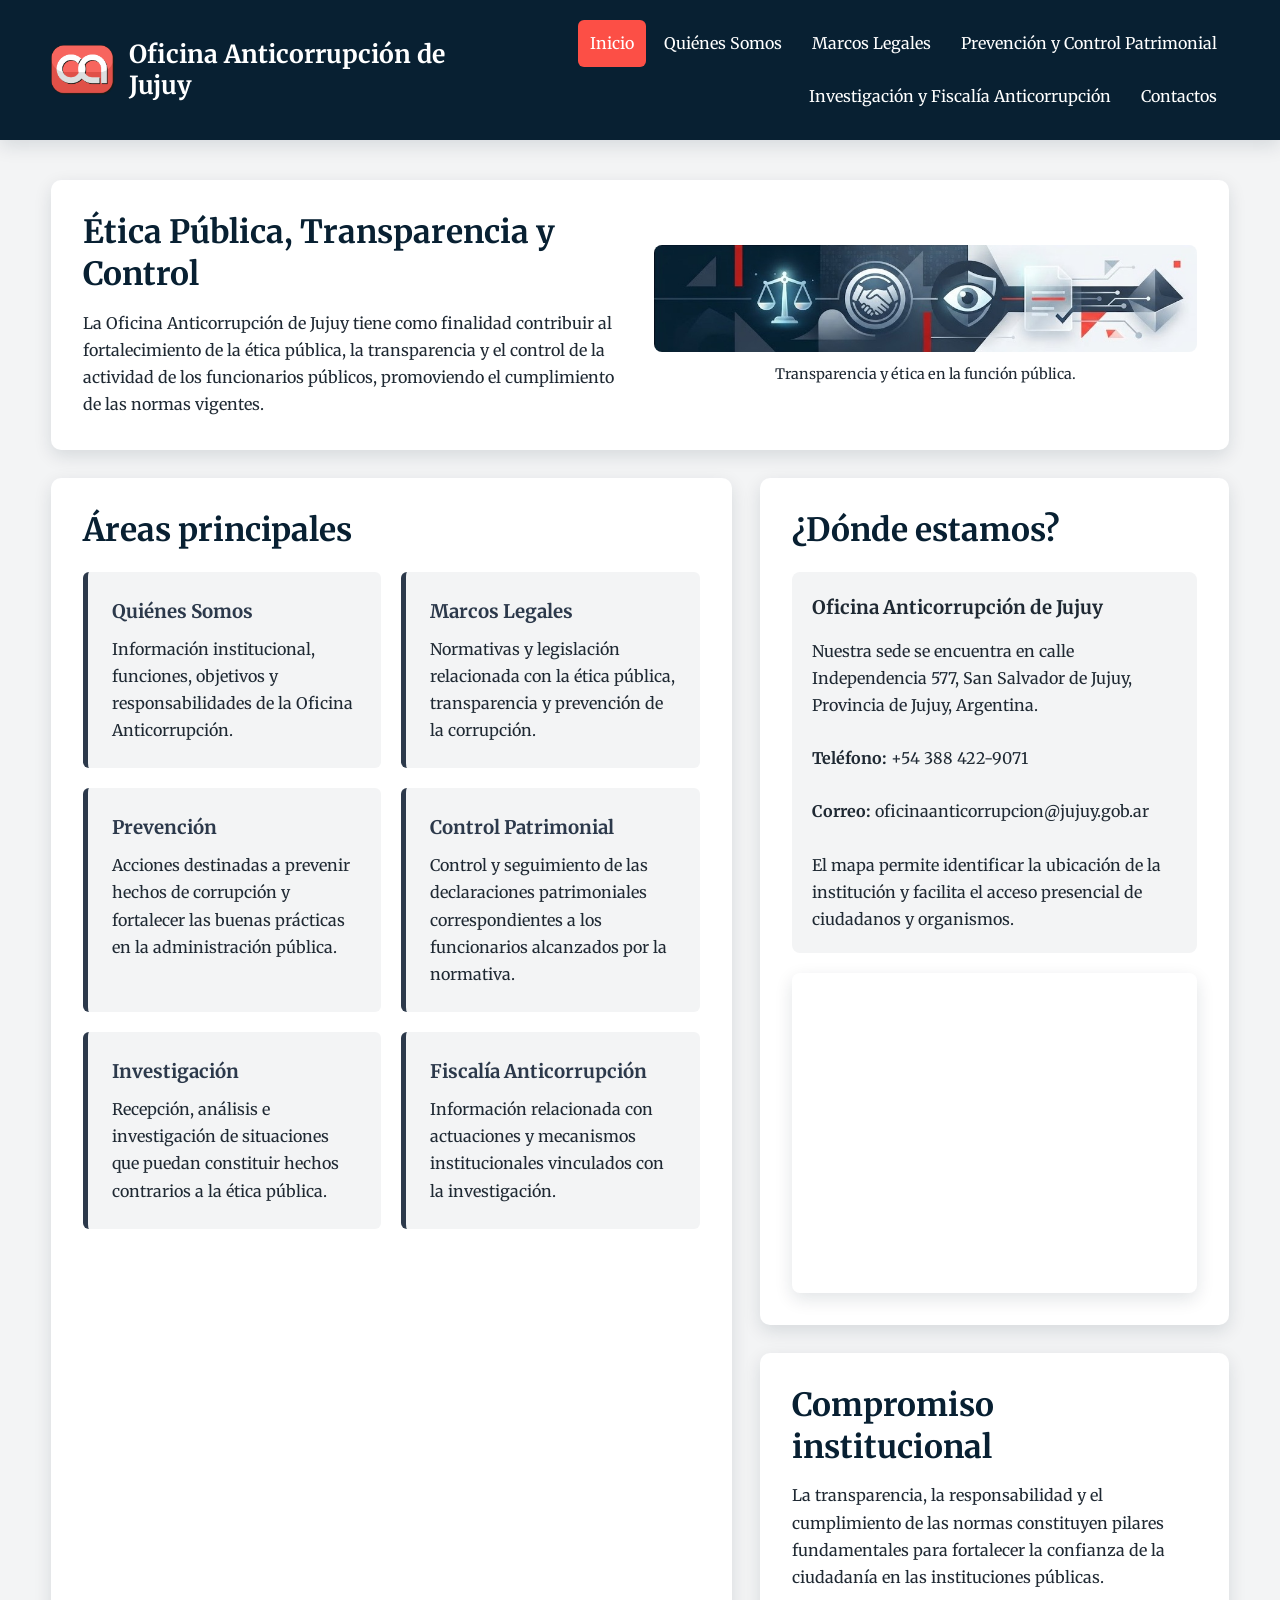
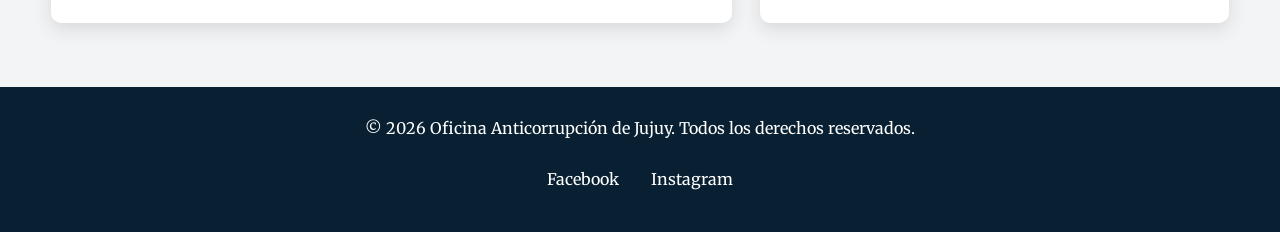
<file: index.html>
<!doctype html>
<html lang="es">
  <head>
    <meta charset="UTF-8" />
    <meta name="viewport" content="width=device-width, initial-scale=1.0" />
    <meta
      name="description"
      content="Oficina Anticorrupción de Jujuy - Ética Pública, Transparencia y Control"
    />
    <title>Inicio | Oficina Anticorrupción de Jujuy</title>
    <link rel="stylesheet" href="./styles/styles.css" />
  </head>

  <body>
    <header>
      <div class="navbar">
        <div class="brand">
          <img
            src="./images/logo.png"
            width="90"
            height="auto"
            alt="Logo de la Oficina Anticorrupción de Jujuy"
            class="logo"
          />
          <h1>Oficina Anticorrupción de Jujuy</h1>
        </div>

        <nav aria-label="Navegación principal">
          <ul>
            <li><a href="index.html" aria-current="page">Inicio</a></li>
            <li><a href="pages/quienes-somos.html">Quiénes Somos</a></li>
            <li><a href="pages/marcos-legales.html">Marcos Legales</a></li>
            <li><a href="pages/prevencion-control.html">Prevención y Control Patrimonial</a></li>
            <li><a href="pages/investigacion-fiscalia.html">Investigación y Fiscalía Anticorrupción</a></li>
            <li><a href="pages/contactos.html">Contactos</a></li>
          </ul>
        </nav>
      </div>
    </header>

    <main class="home-layout">
      <section class="home-hero">
        <div>
          <h2>Ética Pública, Transparencia y Control</h2>
          <p>
            La Oficina Anticorrupción de Jujuy tiene como finalidad contribuir al
            fortalecimiento de la ética pública, la transparencia y el control de
            la actividad de los funcionarios públicos, promoviendo el cumplimiento
            de las normas vigentes.
          </p>
        </div>

        <figure>
          <img
            src="./images/oficina-anticorrupcion.jpg"
            alt="Imagen representativa de transparencia y gestión pública"
          />
          <figcaption>Transparencia y ética en la función pública.</figcaption>
        </figure>
      </section>

      <section class="home-areas">
        <h2>Áreas principales</h2>

        <div class="areas-grid">
          <article>
            <h3>Quiénes Somos</h3>
            <p>Información institucional, funciones, objetivos y responsabilidades de la Oficina Anticorrupción.</p>
          </article>

          <article>
            <h3>Marcos Legales</h3>
            <p>Normativas y legislación relacionada con la ética pública, transparencia y prevención de la corrupción.</p>
          </article>

          <article>
            <h3>Prevención</h3>
            <p>Acciones destinadas a prevenir hechos de corrupción y fortalecer las buenas prácticas en la administración pública.</p>
          </article>

          <article>
            <h3>Control Patrimonial</h3>
            <p>Control y seguimiento de las declaraciones patrimoniales correspondientes a los funcionarios alcanzados por la normativa.</p>
          </article>

          <article>
            <h3>Investigación</h3>
            <p>Recepción, análisis e investigación de situaciones que puedan constituir hechos contrarios a la ética pública.</p>
          </article>

          <article>
            <h3>Fiscalía Anticorrupción</h3>
            <p>Información relacionada con actuaciones y mecanismos institucionales vinculados con la investigación.</p>
          </article>
        </div>
      </section>

      <section class="home-location">
        <h2>¿Dónde estamos?</h2>

        <div class="location-grid">
          <div class="location-info">
            <h3>Oficina Anticorrupción de Jujuy</h3>
            <p>
              Nuestra sede se encuentra en calle Independencia 577, San Salvador
              de Jujuy, Provincia de Jujuy, Argentina.
            </p>
            <p><strong>Teléfono:</strong> +54 388 422-9071</p>
            <p><strong>Correo:</strong> oficinaanticorrupcion@jujuy.gob.ar</p>
            <p>
              El mapa permite identificar la ubicación de la institución y
              facilita el acceso presencial de ciudadanos y organismos.
            </p>
          </div>

          <div class="map-container">
            <iframe
              src="https://www.google.com/maps?q=Oficina%20Anticorrupci%C3%B3n%20Jujuy%2C%20Independencia%20577%2C%20San%20Salvador%20de%20Jujuy&output=embed"
              title="Mapa de ubicación de la Oficina Anticorrupción de Jujuy"
              loading="lazy"
              referrerpolicy="no-referrer-when-downgrade"
            ></iframe>
          </div>
        </div>
      </section>

      <section class="home-commitment">
        <h2>Compromiso institucional</h2>
        <p>
          La transparencia, la responsabilidad y el cumplimiento de las normas
          constituyen pilares fundamentales para fortalecer la confianza de la
          ciudadanía en las instituciones públicas.
        </p>
      </section>
    </main>

    <footer>
      <p>&copy; <span data-current-year>2026</span> Oficina Anticorrupción de Jujuy. Todos los derechos reservados.</p>
      <nav aria-label="Redes sociales">
        <ul>
          <li><a href="https://www.facebook.com/anticorrupjujuy" aria-label="Facebook">Facebook</a></li>
          <li><a href="https://www.instagram.com/anticorrupjujuy" aria-label="Instagram">Instagram</a></li>
        </ul>
      </nav>
    </footer>

    <script src="./scripts/script.js"></script>
  </body>
</html>
</file>
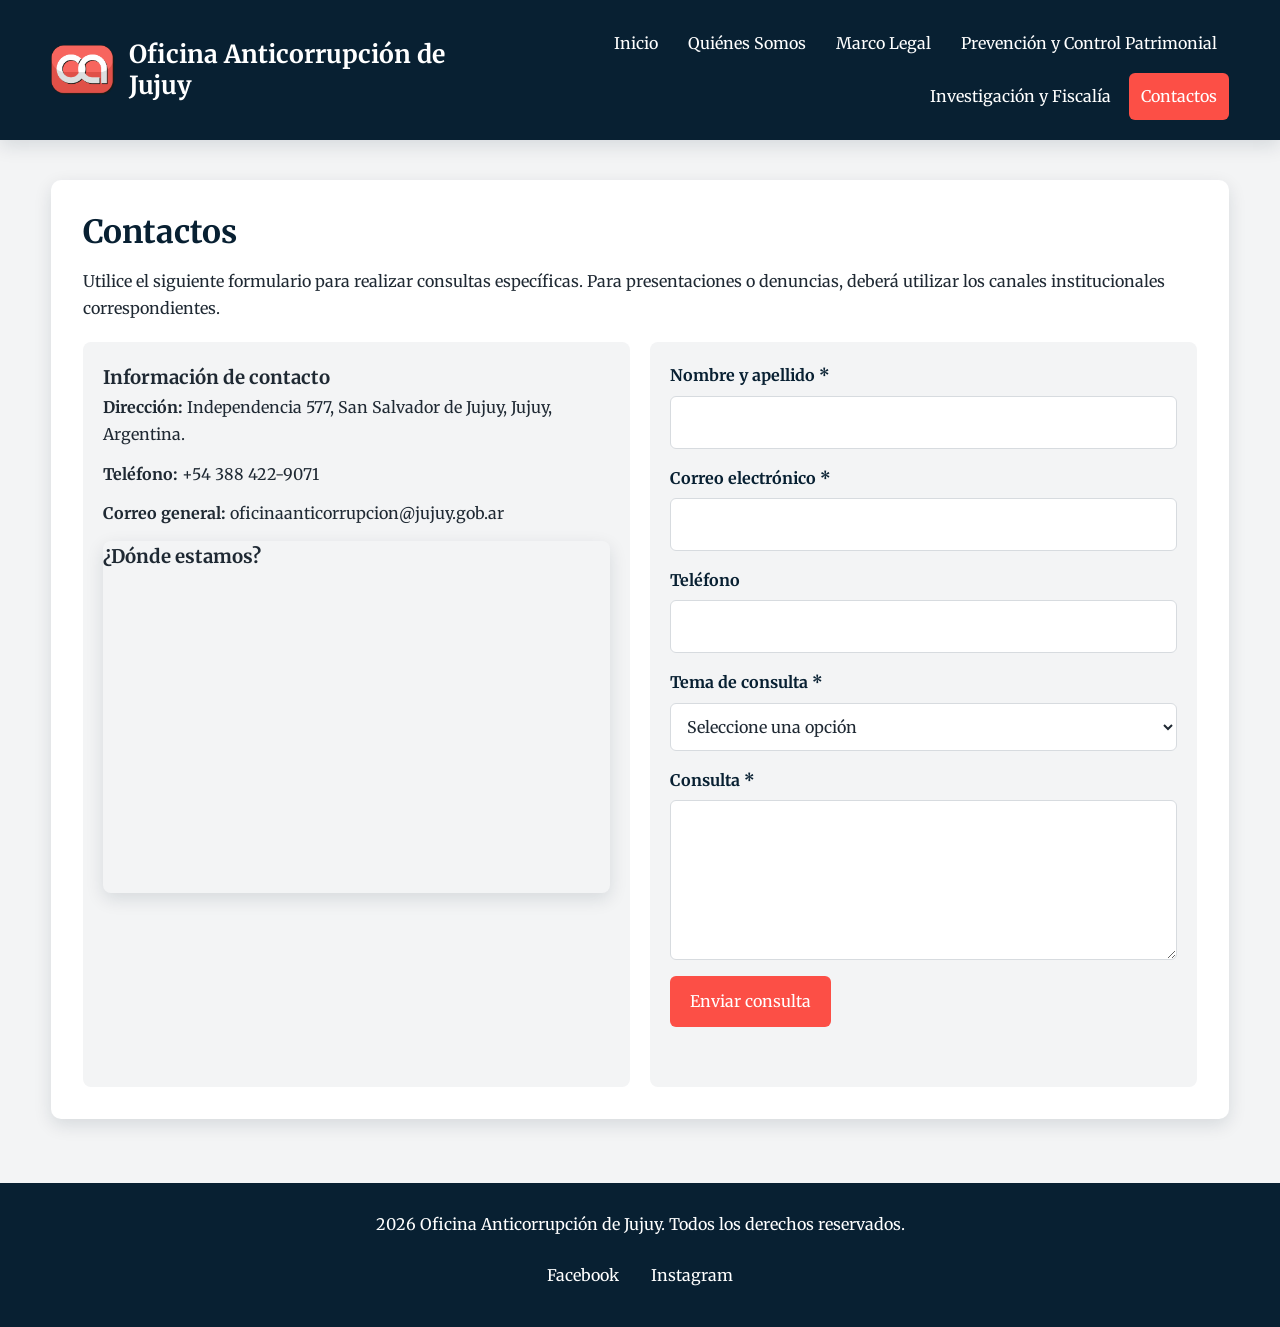
<file: pages/contactos.html>
<!doctype html>
<html lang="es">
  <head>
    <meta charset="UTF-8" />
    <meta name="viewport" content="width=device-width, initial-scale=1.0" />
    <meta
      name="description"
      content="Contactos - Oficina Anticorrupción de Jujuy"
    />
    <title>Contactos | Oficina Anticorrupción de Jujuy</title>
    <link rel="stylesheet" href="../styles/styles.css" />
  </head>

  <body>
    <header>
      <div class="navbar">
        <div class="brand">
          <img
            src="../images/logo.png"
            width="90"
            height="auto"
            alt="Logo de la Oficina Anticorrupción de Jujuy"
            class="logo"
          />
          <h1>Oficina Anticorrupción de Jujuy</h1>
        </div>
        <nav aria-label="Navegación principal">
          <ul>
            <li><a href="../index.html">Inicio</a></li>
            <li><a href="./quienes-somos.html">Quiénes Somos</a></li>
            <li><a href="./marcos-legales.html">Marco Legal</a></li>
            <li>
              <a href="./prevencion-control.html"
                >Prevención y Control Patrimonial</a
              >
            </li>
            <li>
              <a href="./investigacion-fiscalia.html"
                >Investigación y Fiscalía</a
              >
            </li>
            <li><a href="./contactos.html">Contactos</a></li>
          </ul>
        </nav>
      </div>
    </header>

    <main>
      <section>
        <h2>Contactos</h2>
        <p>
          Utilice el siguiente formulario para realizar consultas específicas.
          Para presentaciones o denuncias, deberá utilizar los canales
          institucionales correspondientes.
        </p>

        <div class="contact-grid">
          <div class="contact-info">
            <div>
              <h3>Información de contacto</h3>
              <p>
                <strong>Dirección:</strong> Independencia 577, San Salvador de
                Jujuy, Jujuy, Argentina.
              </p>
              <p><strong>Teléfono:</strong> +54 388 422-9071</p>
              <p>
                <strong>Correo general:</strong>
                oficinaanticorrupcion@jujuy.gob.ar
              </p>
            </div>
            <div class="map-container">
              <h3>¿Dónde estamos?</h3>
              <iframe
                src="https://www.google.com/maps?q=Oficina%20Anticorrupci%C3%B3n%20Jujuy%2C%20Independencia%20577%2C%20San%20Salvador%20de%20Jujuy&output=embed"
                title="Mapa de ubicación de la Oficina Anticorrupción de Jujuy"
                loading="lazy"
                referrerpolicy="no-referrer-when-downgrade"
              >
              </iframe>
            </div>
          </div>

          <form class="contact-form" action="#" method="post">
            <div class="form-group">
              <label for="nombre">Nombre y apellido *</label>
              <input
                type="text"
                id="nombre"
                name="nombre"
                required
                autocomplete="name"
              />
            </div>

            <div class="form-group">
              <label for="email">Correo electrónico *</label>
              <input
                type="email"
                id="email"
                name="email"
                required
                autocomplete="email"
              />
            </div>

            <div class="form-group">
              <label for="telefono">Teléfono</label>
              <input
                type="tel"
                id="telefono"
                name="telefono"
                autocomplete="tel"
              />
            </div>

            <div class="form-group">
              <label for="tema">Tema de consulta *</label>
              <select id="tema" name="tema" required>
                <option value="">Seleccione una opción</option>
                <option value="general">Consulta general</option>
                <option value="declaraciones-juradas">
                  Declaraciones Juradas
                </option>
                <option value="prevencion">Prevención</option>
                <option value="investigacion">Investigación</option>
                <option value="institucional">Consulta institucional</option>
                <option value="otro">Otro</option>
              </select>
            </div>

            <div class="form-group">
              <label for="mensaje">Consulta *</label>
              <textarea id="mensaje" name="mensaje" required></textarea>
            </div>

            <div>
              <input type="submit" value="Enviar consulta" />
            </div>
          </form>
        </div>
      </section>
      <!-- 
      <section>
        <h2>¿Dónde estamos?</h2>
        <div class="map-container">
          <iframe
            src="https://www.google.com/maps?q=Oficina%20Anticorrupci%C3%B3n%20Jujuy%2C%20Independencia%20577%2C%20San%20Salvador%20de%20Jujuy&output=embed"
            title="Mapa de ubicación de la Oficina Anticorrupción de Jujuy"
            loading="lazy"
            referrerpolicy="no-referrer-when-downgrade"
          >
          </iframe>
        </div>
      </section>  -->
    </main>

    <footer>
      <p>
        <span data-current-year>2026</span> Oficina Anticorrupción de Jujuy. Todos los derechos
        reservados.
      </p>

      <nav aria-label="Redes sociales">
        <ul>
          <li>
            <a
              href="https://www.facebook.com/anticorrupjujuy"
              aria-label="Facebook"
              >Facebook</a
            >
          </li>
          <li>
            <a
              href="https://www.instagram.com/anticorrupjujuy"
              aria-label="Instagram"
              >Instagram</a
            >
          </li>
        </ul>
      </nav>
    </footer>
      <script src="../scripts/script.js"></script>
  </body>
</html>
</file>
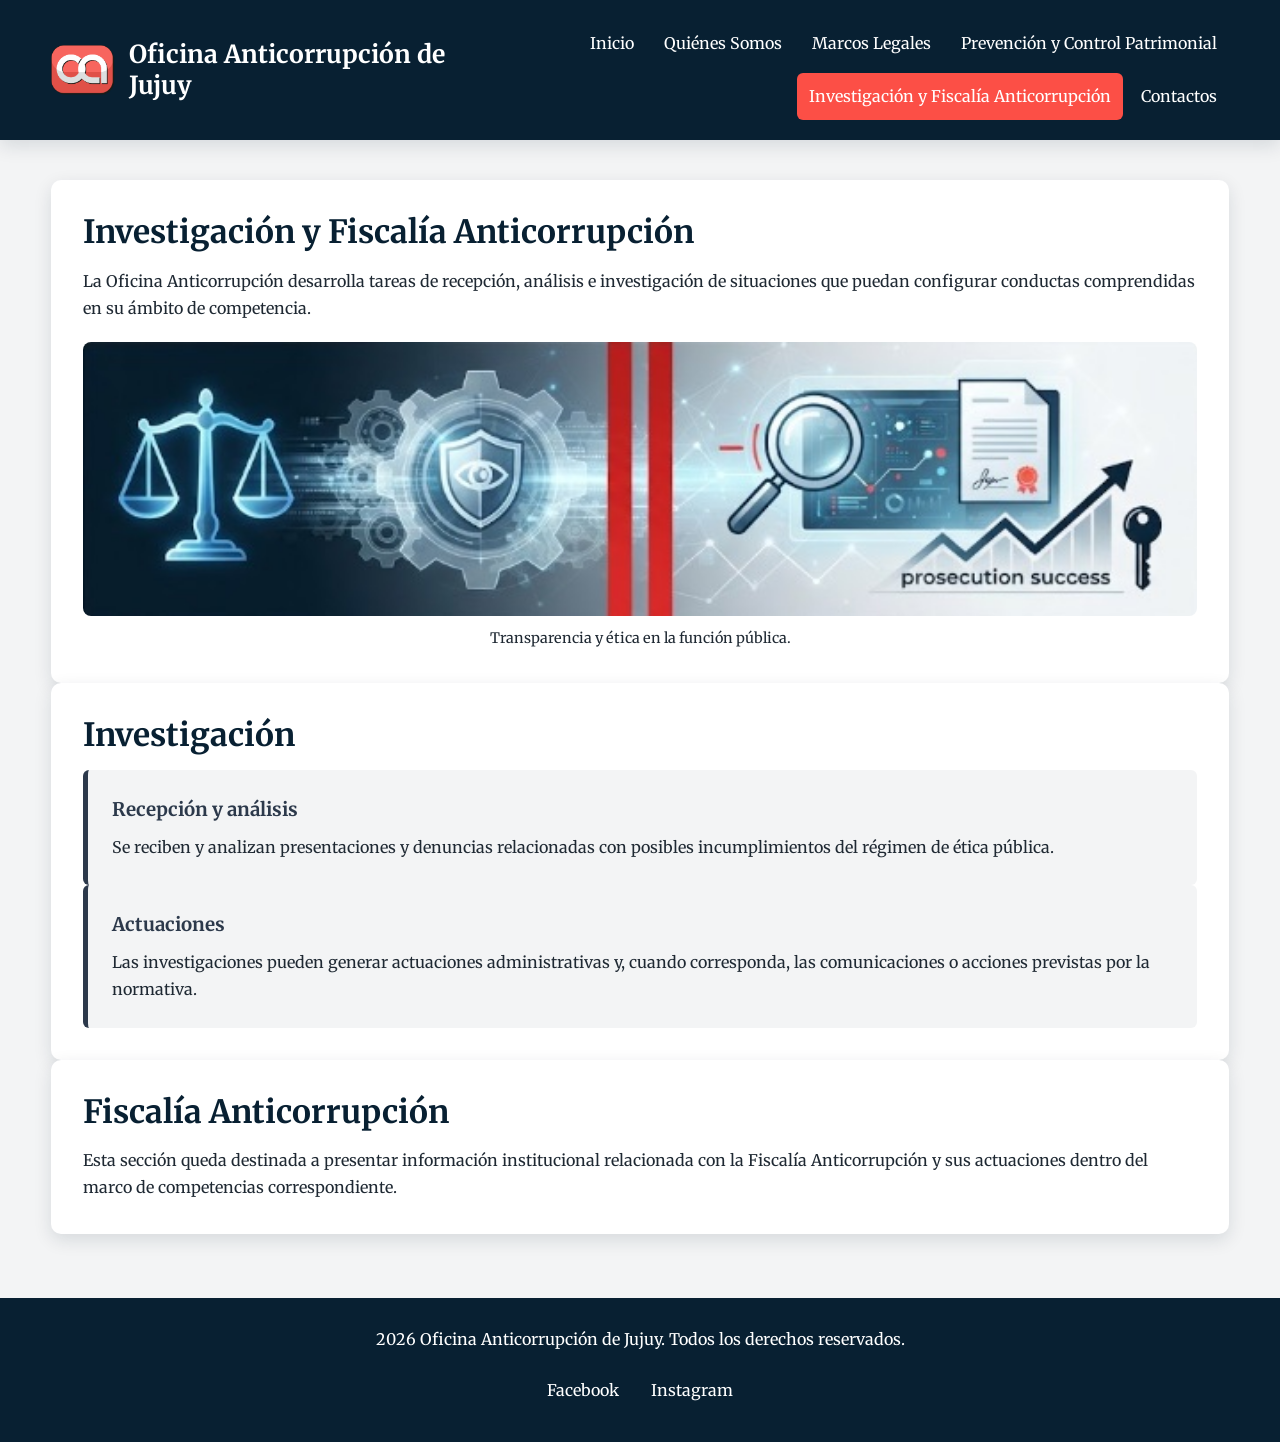
<file: pages/investigacion-fiscalia.html>
<!DOCTYPE html>
<html lang="es">
<head>
    <meta charset="UTF-8">
    <meta name="viewport" content="width=device-width, initial-scale=1.0">
    <meta name="description" content="Investigación y Fiscalía Anticorrupción - Oficina Anticorrupción de Jujuy">
    <title>Investigación y Fiscalía Anticorrupción | Oficina Anticorrupción de Jujuy</title>
    <link rel="stylesheet" href="../styles/styles.css">
</head>

<body>
    <header>
      <div class="navbar">
        <div class="brand">
          <img
            src="../images/logo.png"
            width="90"
            height="auto"
            alt="Logo de la Oficina Anticorrupción de Jujuy"
            class="logo"
          />
          <h1>Oficina Anticorrupción de Jujuy</h1>
        </div>
        <nav aria-label="Navegación principal">
          <ul>
            <li><a href="../index.html">Inicio</a></li>
            <li><a href="./quienes-somos.html">Quiénes Somos</a></li>
            <li><a href="./marcos-legales.html">Marcos Legales</a></li>
            <li>
              <a href="./prevencion-control.html"
                >Prevención y Control Patrimonial</a
              >
            </li>
            <li>
              <a href="./investigacion-fiscalia.html"
                >Investigación y Fiscalía Anticorrupción</a
              >
            </li>
            <li><a href="./contactos.html">Contactos</a></li>
          </ul>
        </nav>
      </div>
    </header>

<main>
    <section>
        <h2>Investigación y Fiscalía Anticorrupción</h2>
        <p>
            La Oficina Anticorrupción desarrolla tareas de recepción, análisis e
            investigación de situaciones que puedan configurar conductas comprendidas
            en su ámbito de competencia.
        </p>
        <figure>
          <img
            src="../images/investigacion.jpg"
            alt="Imagen representativa de transparencia y gestión pública"
          />
          <figcaption>Transparencia y ética en la función pública.</figcaption>
        </figure>
    </section>

    <section>
        <h2>Investigación</h2>
        <article>
            <h3>Recepción y análisis</h3>
            <p>
                Se reciben y analizan presentaciones y denuncias relacionadas con
                posibles incumplimientos del régimen de ética pública.
            </p>
        </article>
        <article>
            <h3>Actuaciones</h3>
            <p>
                Las investigaciones pueden generar actuaciones administrativas y,
                cuando corresponda, las comunicaciones o acciones previstas por la normativa.
            </p>
        </article>
    </section>

    <section>
        <h2>Fiscalía Anticorrupción</h2>
        <p>
            Esta sección queda destinada a presentar información institucional
            relacionada con la Fiscalía Anticorrupción y sus actuaciones dentro
            del marco de competencias correspondiente.
        </p>
    </section>
</main>

<footer>
    <p><span data-current-year>2026</span> Oficina Anticorrupción de Jujuy. Todos los derechos reservados.</p>

    <nav aria-label="Redes sociales">
        <ul>
            <li><a href="https://www.facebook.com/anticorrupjujuy" aria-label="Facebook">Facebook</a></li>
            <li><a href="https://www.instagram.com/anticorrupjujuy" aria-label="Instagram">Instagram</a></li>
        </ul>
    </nav>
</footer>
    <script src="../scripts/script.js"></script>
  </body>
</html>
</file>
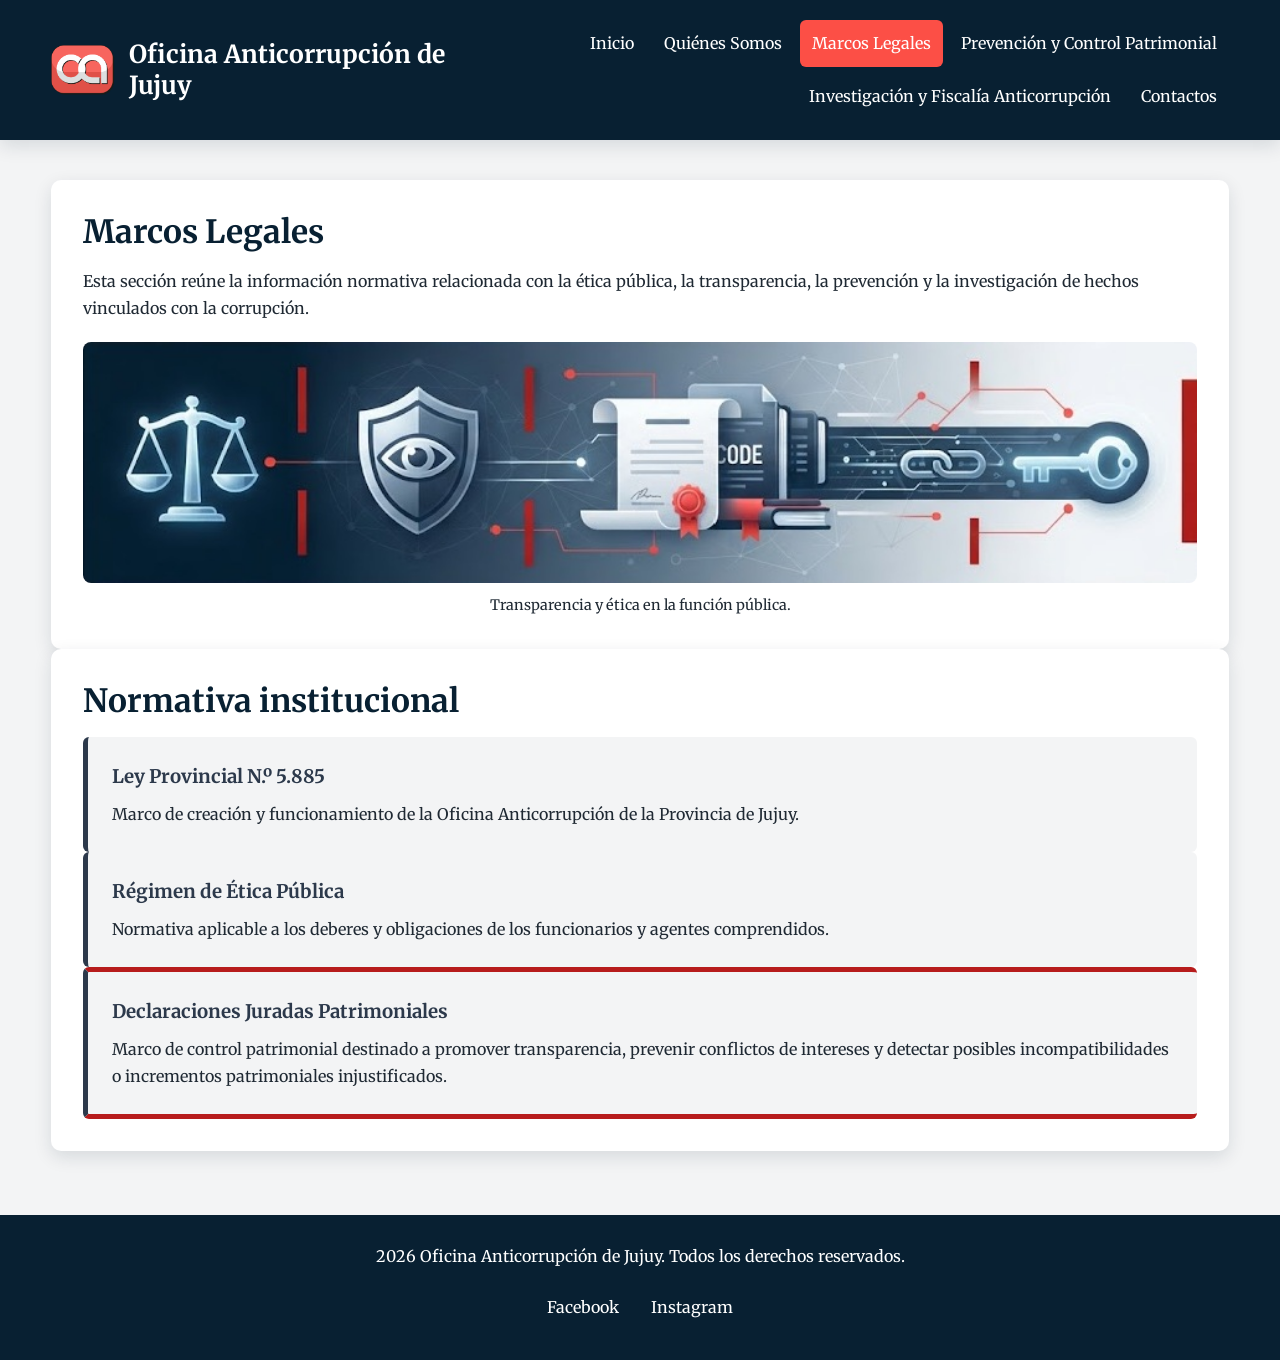
<file: pages/marcos-legales.html>
<!DOCTYPE html>
<html lang="es">
<head>
    <meta charset="UTF-8">
    <meta name="viewport" content="width=device-width, initial-scale=1.0">
    <meta name="description" content="Marcos Legales - Oficina Anticorrupción de Jujuy">
    <title>Marcos Legales | Oficina Anticorrupción de Jujuy</title>
    <link rel="stylesheet" href="../styles/styles.css">
</head>

<body>
    <header>
      <div class="navbar">
        <div class="brand">
          <img
            src="../images/logo.png"
            width="90"
            height="auto"
            alt="Logo de la Oficina Anticorrupción de Jujuy"
            class="logo"
          />
          <h1>Oficina Anticorrupción de Jujuy</h1>
        </div>
        <nav aria-label="Navegación principal">
          <ul>
            <li><a href="../index.html">Inicio</a></li>
            <li><a href="./quienes-somos.html">Quiénes Somos</a></li>
            <li><a href="./marcos-legales.html">Marcos Legales</a></li>
            <li>
              <a href="./prevencion-control.html"
                >Prevención y Control Patrimonial</a
              >
            </li>
            <li>
              <a href="./investigacion-fiscalia.html"
                >Investigación y Fiscalía Anticorrupción</a
              >
            </li>
            <li><a href="./contactos.html">Contactos</a></li>
          </ul>
        </nav>
      </div>
    </header>

<main>
    <section>
        <h2>Marcos Legales</h2>
        <p>
            Esta sección reúne la información normativa relacionada con la ética
            pública, la transparencia, la prevención y la investigación de hechos
            vinculados con la corrupción.
        </p>
        <figure>
          <img
            src="../images/marco-legal.jpg"
            alt="Imagen representativa de transparencia y gestión pública"
          />
          <figcaption>Transparencia y ética en la función pública.</figcaption>
        </figure>
    </section>
    
    <section>
        <h2>Normativa institucional</h2>
        <article>
            <h3>Ley Provincial N.º 5.885</h3>
            <p>Marco de creación y funcionamiento de la Oficina Anticorrupción de la Provincia de Jujuy.</p>
        </article>
        <article>
            <h3>Régimen de Ética Pública</h3>
            <p>Normativa aplicable a los deberes y obligaciones de los funcionarios y agentes comprendidos.</p>
        </article>
        <article class="ddjj-bar">
            <h3>Declaraciones Juradas Patrimoniales</h3>
            <p>
                Marco de control patrimonial destinado a promover transparencia,
                prevenir conflictos de intereses y detectar posibles
                incompatibilidades o incrementos patrimoniales injustificados.
            </p>
        </article>
    </section>
</main>

<footer>
    <p><span data-current-year>2026</span> Oficina Anticorrupción de Jujuy. Todos los derechos reservados.</p>

    <nav aria-label="Redes sociales">
        <ul>
            <li><a href="https://www.facebook.com/anticorrupjujuy" aria-label="Facebook">Facebook</a></li>
            <li><a href="https://www.instagram.com/anticorrupjujuy" aria-label="Instagram">Instagram</a></li>
        </ul>
    </nav>
</footer>
    <script src="../scripts/script.js"></script>
  </body>
</html>
</file>
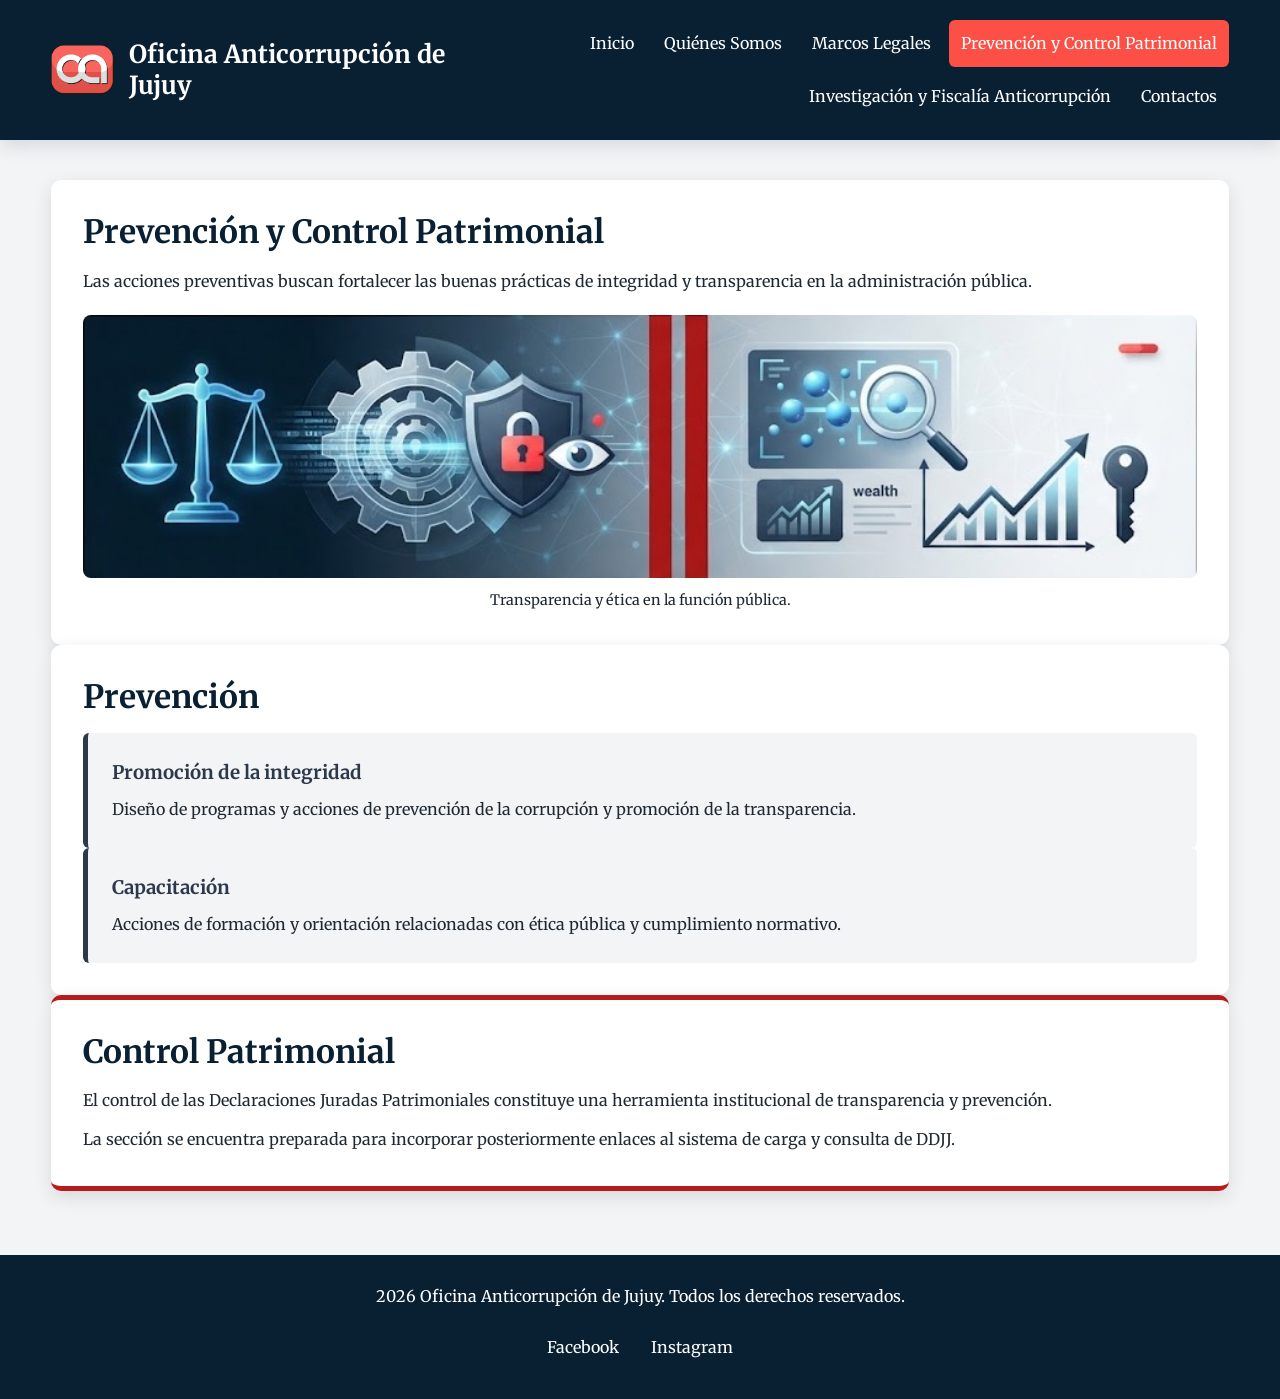
<file: pages/prevencion-control.html>
<!doctype html>
<html lang="es">
  <head>
    <meta charset="UTF-8" />
    <meta name="viewport" content="width=device-width, initial-scale=1.0" />
    <meta
      name="description"
      content="Prevención y Control Patrimonial - Oficina Anticorrupción de Jujuy"
    />
    <title>
      Prevención y Control Patrimonial | Oficina Anticorrupción de Jujuy
    </title>
    <link rel="stylesheet" href="../styles/styles.css" />
  </head>

  <body>
    <header>
      <div class="navbar">
        <div class="brand">
          <img
            src="../images/logo.png"
            width="90"
            height="auto"
            alt="Logo de la Oficina Anticorrupción de Jujuy"
            class="logo"
          />
          <h1>Oficina Anticorrupción de Jujuy</h1>
        </div>
        <nav aria-label="Navegación principal">
          <ul>
            <li><a href="../index.html">Inicio</a></li>
            <li><a href="./quienes-somos.html">Quiénes Somos</a></li>
            <li><a href="./marcos-legales.html">Marcos Legales</a></li>
            <li>
              <a href="./prevencion-control.html"
                >Prevención y Control Patrimonial</a
              >
            </li>
            <li>
              <a href="./investigacion-fiscalia.html"
                >Investigación y Fiscalía Anticorrupción</a
              >
            </li>
            <li><a href="./contactos.html">Contactos</a></li>
          </ul>
        </nav>
      </div>
    </header>

    <main>
      <section>
        <h2>Prevención y Control Patrimonial</h2>
        <p>
          Las acciones preventivas buscan fortalecer las buenas prácticas de
          integridad y transparencia en la administración pública.
        </p>
        <figure>
          <img
            src="../images/prevencion.jpg"
            alt="Imagen representativa de transparencia y gestión pública"
          />
          <figcaption>Transparencia y ética en la función pública.</figcaption>
        </figure>
      </section>

      <section>
        <h2>Prevención</h2>
        <article>
          <h3>Promoción de la integridad</h3>
          <p>
            Diseño de programas y acciones de prevención de la corrupción y
            promoción de la transparencia.
          </p>
        </article>
        <article>
          <h3>Capacitación</h3>
          <p>
            Acciones de formación y orientación relacionadas con ética pública y
            cumplimiento normativo.
          </p>
        </article>
      </section>

      <section class="ddjj-bar">
        <h2>Control Patrimonial</h2>
        <p>
          El control de las Declaraciones Juradas Patrimoniales constituye una
          herramienta institucional de transparencia y prevención.
        </p>
        <p>
          La sección se encuentra preparada para incorporar posteriormente
          enlaces al sistema de carga y consulta de DDJJ.
        </p>
      </section>
    </main>

    <footer>
      <p>
        <span data-current-year>2026</span> Oficina Anticorrupción de Jujuy. Todos los derechos
        reservados.
      </p>

      <nav aria-label="Redes sociales">
        <ul>
          <li>
            <a
              href="https://www.facebook.com/anticorrupjujuy"
              aria-label="Facebook"
              >Facebook</a
            >
          </li>
          <li>
            <a
              href="https://www.instagram.com/anticorrupjujuy"
              aria-label="Instagram"
              >Instagram</a
            >
          </li>
        </ul>
      </nav>
    </footer>
      <script src="../scripts/script.js"></script>
  </body>
</html>
</file>
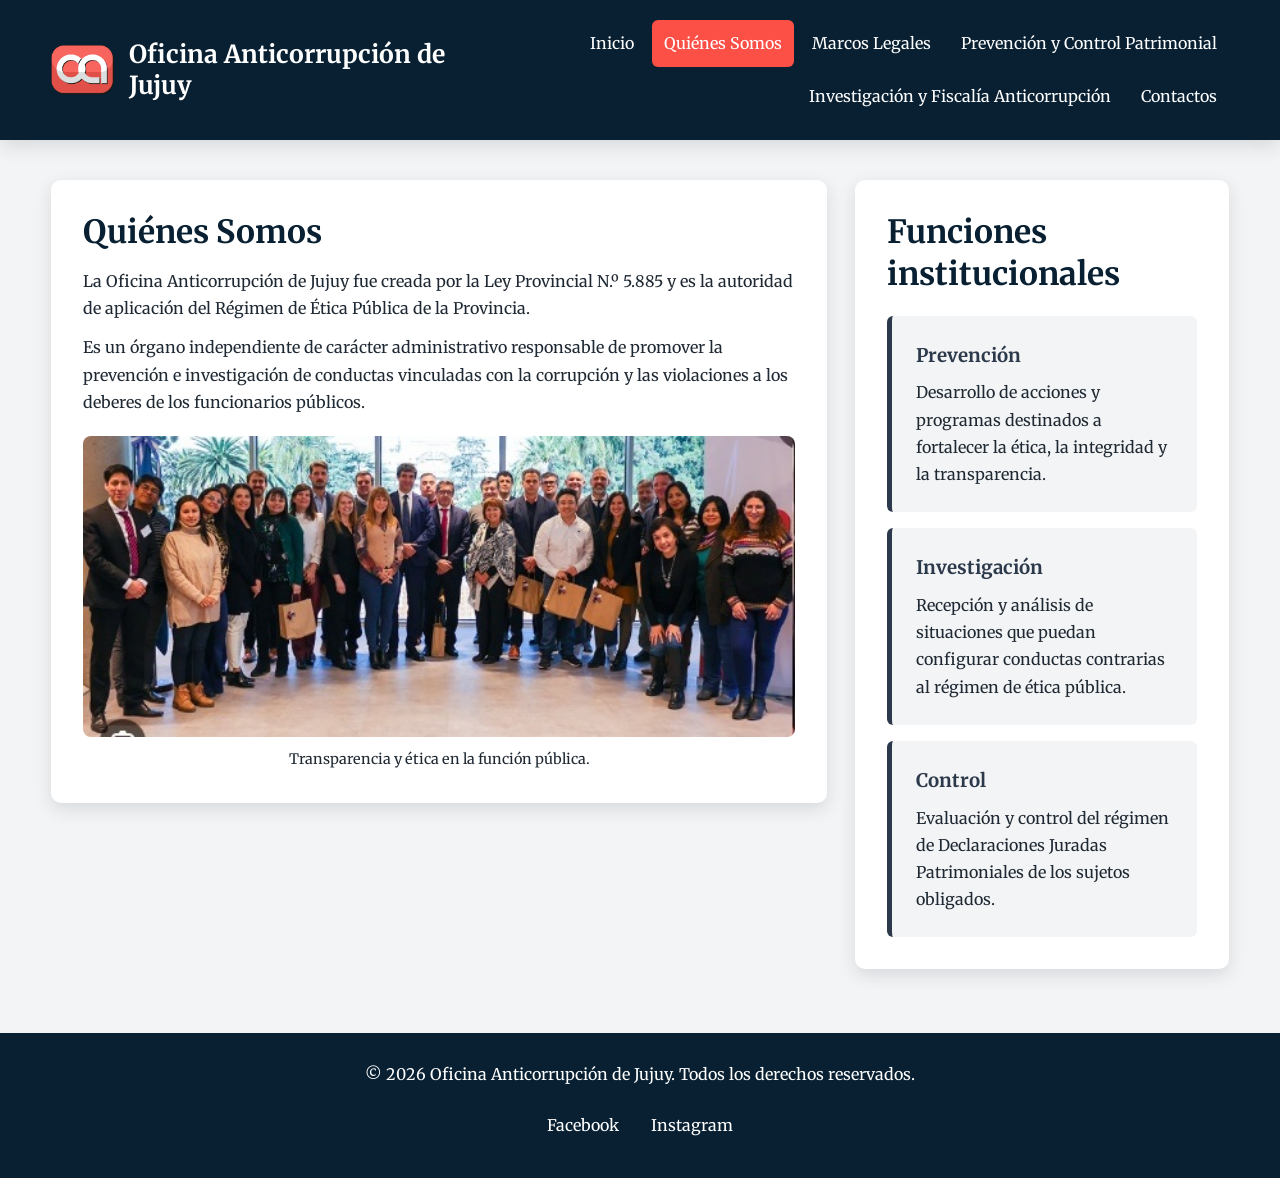
<file: pages/quienes-somos.html>
<!doctype html>
<html lang="es">
  <head>
    <meta charset="UTF-8" />
    <meta name="viewport" content="width=device-width, initial-scale=1.0" />
    <meta name="description" content="Quiénes Somos - Oficina Anticorrupción de Jujuy" />
    <title>Quiénes Somos | Oficina Anticorrupción de Jujuy</title>
    <link rel="stylesheet" href="../styles/styles.css" />
  </head>

  <body>
    <header>
      <div class="navbar">
        <div class="brand">
          <img
            src="../images/logo.png"
            width="90"
            height="auto"
            alt="Logo de la Oficina Anticorrupción de Jujuy"
            class="logo"
          />
          <h1>Oficina Anticorrupción de Jujuy</h1>
        </div>

        <nav aria-label="Navegación principal">
          <ul>
            <li><a href="../index.html">Inicio</a></li>
            <li><a href="./quienes-somos.html" aria-current="page">Quiénes Somos</a></li>
            <li><a href="./marcos-legales.html">Marcos Legales</a></li>
            <li><a href="./prevencion-control.html">Prevención y Control Patrimonial</a></li>
            <li><a href="./investigacion-fiscalia.html">Investigación y Fiscalía Anticorrupción</a></li>
            <li><a href="./contactos.html">Contactos</a></li>
          </ul>
        </nav>
      </div>
    </header>

    <main class="about-layout">
      <section class="about-intro">
        <h2>Quiénes Somos</h2>
        <p>
          La Oficina Anticorrupción de Jujuy fue creada por la Ley Provincial
          N.º 5.885 y es la autoridad de aplicación del Régimen de Ética Pública
          de la Provincia.
        </p>
        <p>
          Es un órgano independiente de carácter administrativo responsable de
          promover la prevención e investigación de conductas vinculadas con la
          corrupción y las violaciones a los deberes de los funcionarios públicos.
        </p>

        <figure>
          <img
            src="../images/quienes-somos.jpg"
            alt="Imagen representativa de transparencia y gestión pública"
          />
          <figcaption>Transparencia y ética en la función pública.</figcaption>
        </figure>
      </section>

      <section class="about-functions">
        <h2>Funciones institucionales</h2>

        <div class="funciones-grid">
          <article>
            <h3>Prevención</h3>
            <p>
              Desarrollo de acciones y programas destinados a fortalecer la
              ética, la integridad y la transparencia.
            </p>
          </article>

          <article>
            <h3>Investigación</h3>
            <p>
              Recepción y análisis de situaciones que puedan configurar
              conductas contrarias al régimen de ética pública.
            </p>
          </article>

          <article>
            <h3>Control</h3>
            <p>
              Evaluación y control del régimen de Declaraciones Juradas
              Patrimoniales de los sujetos obligados.
            </p>
          </article>
        </div>
      </section>
    </main>

    <footer>
      <p>&copy; <span data-current-year>2026</span> Oficina Anticorrupción de Jujuy. Todos los derechos reservados.</p>
      <nav aria-label="Redes sociales">
        <ul>
          <li><a href="https://www.facebook.com/anticorrupjujuy" aria-label="Facebook">Facebook</a></li>
          <li><a href="https://www.instagram.com/anticorrupjujuy" aria-label="Instagram">Instagram</a></li>
        </ul>
      </nav>
    </footer>

    <script src="../scripts/script.js"></script>
  </body>
</html>
</file>
<file: styles/styles.css>
@import url('https://fonts.googleapis.com/css2?family=Merriweather:wght@400;700&display=swap');

:root {
  --color-primario: #082032;
  --color-secundario: #2C394B;
  --color-acento: #FC4F46;
  --color-fondo: #F3F4F5;
  --color-ddjj: #B71C1C;
  --color-blanco: #FFFFFF;
  --color-texto: #1F2933;
  --color-borde: #D7DBDF;
  --sombra: 0 6px 18px rgba(8, 32, 50, 0.12);
  --ancho-contenido: 1200px;
}

* {
  margin: 0;
  padding: 0;
  box-sizing: border-box;
}

html {
  scroll-behavior: smooth;
}

body {
  min-height: 100vh;
  font-family: "Merriweather", Georgia, serif;
  line-height: 1.7;
  color: var(--color-texto);
  background: var(--color-fondo);
}

img {
  max-width: 100%;
}

a {
  color: var(--color-acento);
}

header {
  background: var(--color-primario);
  color: var(--color-blanco);
  box-shadow: var(--sombra);
}

.navbar {
  width: min(92%, var(--ancho-contenido));
  margin: 0 auto;
  padding: 20px 0;
  display: flex;
  flex-direction: column;
  align-items: stretch;
  gap: 20px;
}

.brand {
  display: flex;
  align-items: center;
  justify-content: center;
  gap: 14px;
  text-align: center;
}

.logo {
  width: 64px;
  height: auto;
  display: block;
  flex-shrink: 0;
}

.brand h1 {
  max-width: 330px;
  font-size: clamp(1.05rem, 4vw, 1.55rem);
  line-height: 1.25;
  color: var(--color-blanco);
}

header nav {
  width: 100%;
}

nav ul {
  display: flex;
  flex-direction: column;
  align-items: stretch;
  gap: 6px;
  list-style: none;
}

nav a {
  display: block;
  padding: 10px 12px;
  border-radius: 6px;
  color: var(--color-blanco);
  text-decoration: none;
  text-align: center;
  transition: background-color 0.2s ease, transform 0.2s ease;
}

nav a:hover,
nav a:focus,
nav a[aria-current="page"] {
  background: var(--color-acento);
  color: var(--color-blanco);
  outline: none;
}

nav a:focus-visible,
button:focus-visible,
input:focus-visible,
select:focus-visible,
textarea:focus-visible {
  outline: 3px solid rgba(252, 79, 70, 0.35);
  outline-offset: 2px;
}

main {
  width: min(92%, var(--ancho-contenido));
  margin: 0 auto;
  padding: 24px 0;
}

/* =========================================================
   GRID MAESTRO - BASE MOBILE
   Se apilan las cuatro áreas en una sola columna.
   ========================================================= */

.home-layout {
  display: grid;
  grid-template-columns: 1fr;
  grid-template-areas:
    "hero"
    "areas"
    "location"
    "commitment";
  gap: 24px;
}

.home-hero {
  grid-area: hero;
}

.home-areas {
  grid-area: areas;
}

.home-location {
  grid-area: location;
}

.home-commitment {
  grid-area: commitment;
}

/* =========================================================
   GRID DE TARJETAS
   ========================================================= */

.areas-grid,
.funciones-grid,
.info-grid {
  display: grid;
  grid-template-columns: 1fr;
  gap: 16px;
  margin-top: 20px;
}

.areas-grid article,
.funciones-grid article,
.info-grid article {
  min-width: 0;
}

/* =========================================================
   CONTENEDORES GENERALES
   ========================================================= */

section {
  padding: 24px;
  background: var(--color-blanco);
  border-radius: 10px;
  box-shadow: var(--sombra);
}

section h2 {
  margin-bottom: 14px;
  color: var(--color-primario);
  font-size: clamp(1.35rem, 5vw, 2rem);
  line-height: 1.3;
}

section p + p {
  margin-top: 12px;
}

article {
  height: 100%;
  padding: 20px;
  background: var(--color-fondo);
  border-left: 5px solid var(--color-secundario);
  border-radius: 6px;
}

article h3 {
  margin-bottom: 8px;
  color: var(--color-secundario);
}

figure {
  margin-top: 20px;
}

figure img {
  display: block;
  width: 100%;
  height: auto;
  border-radius: 8px;
}

figcaption {
  margin-top: 10px;
  text-align: center;
  font-size: 0.9rem;
}

/* =========================================================
   UBICACIÓN
   ========================================================= */

.location-grid,
.contact-grid {
  display: grid;
  grid-template-columns: 1fr;
  gap: 20px;
  margin-top: 20px;
}

.location-info,
.contact-info,
.contact-form {
  min-width: 0;
  padding: 20px;
  background: var(--color-fondo);
  border-radius: 8px;
}

.location-info,
.contact-info {
  display: flex;
  flex-direction: column;
  gap: 14px;
}

.map-container {
  min-height: 320px;
  overflow: hidden;
  border-radius: 8px;
  box-shadow: var(--sombra);
}

.map-container iframe {
  display: block;
  width: 100%;
  min-height: 320px;
  height: 100%;
  border: 0;
}

/* =========================================================
   PÁGINA QUIÉNES SOMOS
   ========================================================= */

.about-layout {
  display: grid;
  grid-template-columns: 1fr;
  grid-template-areas:
    "intro"
    "functions";
  gap: 24px;
}

.about-intro {
  grid-area: intro;
}

.about-functions {
  grid-area: functions;
}

/* =========================================================
   FORMULARIO
   ========================================================= */

.contact-form {
  display: flex;
  flex-direction: column;
  gap: 16px;
}

.form-group {
  display: flex;
  flex-direction: column;
  gap: 6px;
}

.form-group label {
  font-weight: 700;
  color: var(--color-primario);
}

.form-group input,
.form-group select,
.form-group textarea {
  width: 100%;
  padding: 12px;
  border: 1px solid var(--color-borde);
  border-radius: 6px;
  background: var(--color-blanco);
  color: var(--color-texto);
  font: inherit;
}

.form-group textarea {
  min-height: 160px;
  resize: vertical;
}

.form-group input:focus,
.form-group select:focus,
.form-group textarea:focus {
  outline: 3px solid rgba(252, 79, 70, 0.25);
  border-color: var(--color-acento);
}

.button,
button,
input[type="submit"] {
  display: inline-block;
  width: 100%;
  padding: 12px 20px;
  border: 0;
  border-radius: 6px;
  background: var(--color-acento);
  color: var(--color-blanco);
  font: inherit;
  cursor: pointer;
}

.form-status {
  min-height: 1.5em;
  font-weight: 700;
}

/* =========================================================
   DESTACADOS INSTITUCIONALES
   ========================================================= */

.ddjj-bar {
  border-top: 5px solid var(--color-ddjj);
  border-bottom: 5px solid var(--color-ddjj);
}

/* =========================================================
   FOOTER
   ========================================================= */

footer {
  margin-top: 24px;
  padding: 28px 0;
  background: var(--color-primario);
  color: var(--color-blanco);
}

footer > p,
footer nav {
  width: min(92%, var(--ancho-contenido));
  margin-right: auto;
  margin-left: auto;
}

footer > p {
  margin-bottom: 14px;
  text-align: center;
}

footer nav ul {
  flex-direction: row;
  justify-content: center;
  flex-wrap: wrap;
  gap: 8px;
}

/* =========================================================
   TABLET - 768px
   ========================================================= */

@media (min-width: 768px) {
  .navbar {
    gap: 24px;
  }

  nav ul {
    flex-direction: row;
    justify-content: center;
    flex-wrap: wrap;
  }

  nav a {
    text-align: left;
  }

  .areas-grid,
  .funciones-grid,
  .info-grid {
    grid-template-columns: repeat(2, 1fr);
  }

  .location-grid,
  .contact-grid {
    grid-template-columns: 1fr 1fr;
  }

  .button,
  button,
  input[type="submit"] {
    width: auto;
  }

  .contact-form input[type="submit"] {
    align-self: flex-start;
  }
}

/* =========================================================
   DESKTOP - BREAKPOINT EXIGIDO POR LA CONSIGNA
   min-width: 1024px
   ========================================================= */

@media (min-width: 1024px) {
  .navbar {
    flex-direction: row;
    align-items: center;
    justify-content: space-between;
    gap: 32px;
  }

  .brand {
    justify-content: flex-start;
    text-align: left;
    flex-shrink: 0;
  }

  header nav {
    width: auto;
    flex: 1;
  }

  header nav ul {
    justify-content: flex-end;
  }

  main {
    padding: 40px 0;
  }

  /* Transformación del Grid maestro:
     de 1 columna a 2 columnas flexibles. */
  .home-layout {
    grid-template-columns: minmax(0, 1.45fr) minmax(0, 1fr);
    grid-template-areas:
      "hero hero"
      "areas location"
      "areas commitment";
    gap: 28px;
  }

  .home-hero {
    display: grid;
    grid-template-columns: minmax(0, 1fr) minmax(0, 1fr);
    gap: 28px;
    align-items: center;
  }

  .home-hero figure {
    margin-top: 0;
  }

  .areas-grid {
    grid-template-columns: repeat(2, minmax(0, 1fr));
    gap: 20px;
  }

  .funciones-grid {
    grid-template-columns: repeat(3, minmax(0, 1fr));
  }

  .location-grid {
    grid-template-columns: 1fr;
  }

  .about-layout {
    grid-template-columns: minmax(0, 1.35fr) minmax(0, 0.65fr);
    grid-template-areas: "intro functions";
    align-items: start;
    gap: 28px;
  }

  .about-functions .funciones-grid {
    grid-template-columns: 1fr;
  }

  section {
    padding: 32px;
  }

  article {
    padding: 24px;
  }
}
</file>
